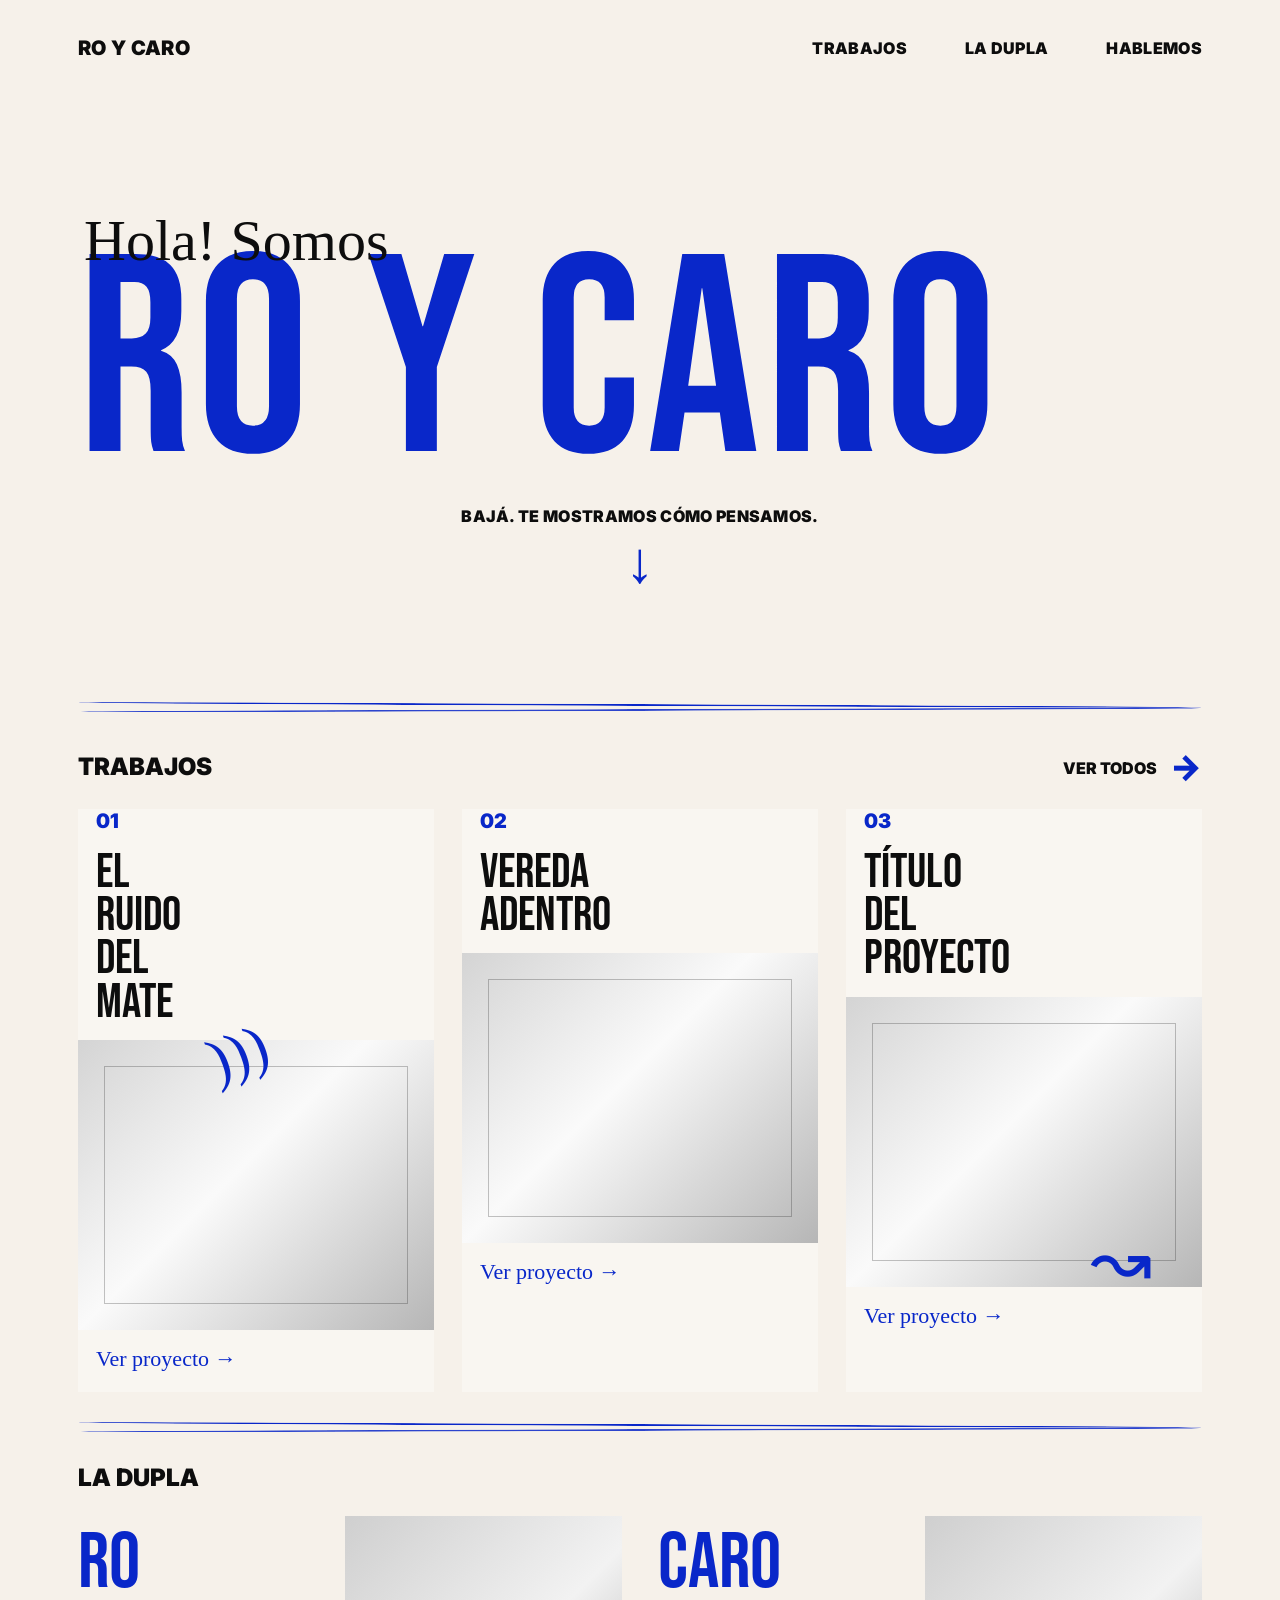
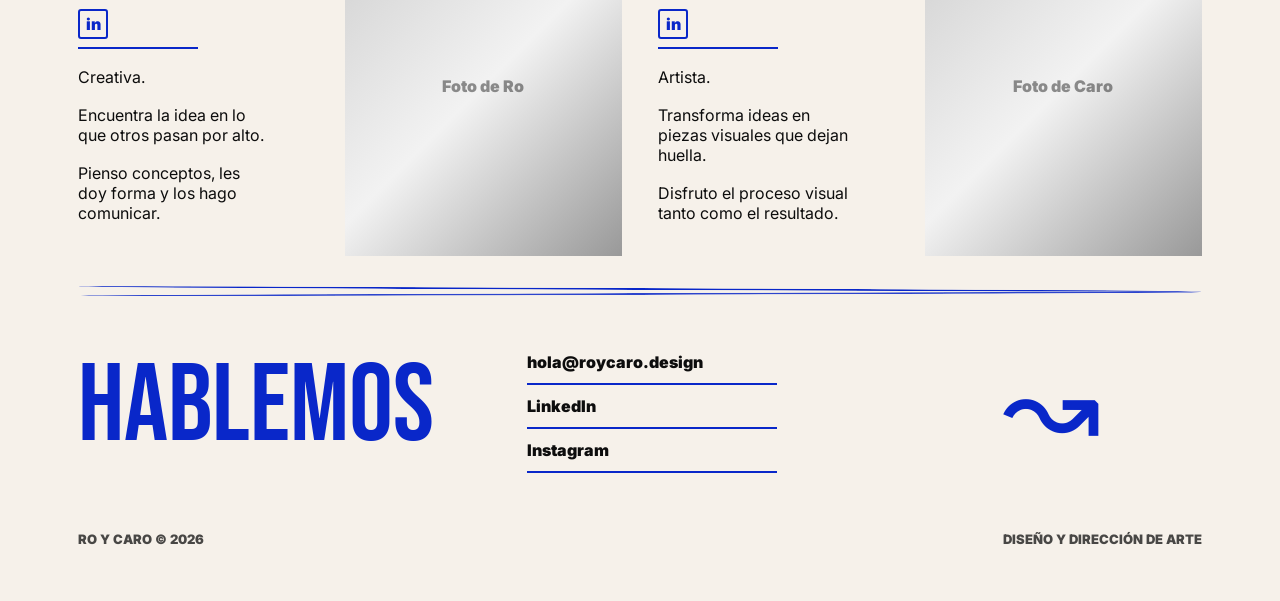
<file: ro-y-caro-site-v2/index.html>
<!DOCTYPE html>
<html lang="es">
<head>
  <meta charset="UTF-8" />
  <meta name="viewport" content="width=device-width, initial-scale=1.0" />
  <title>Ro y Caro — Dupla creativa</title>
  <meta name="description" content="Ro y Caro, dupla creativa de diseño y dirección de arte.">
  <link rel="preconnect" href="https://fonts.googleapis.com">
  <link rel="preconnect" href="https://fonts.gstatic.com" crossorigin>
  <link href="https://fonts.googleapis.com/css2?family=Bebas+Neue&family=Inter:wght@500;700;900&family=Homemade+Apple&display=swap" rel="stylesheet">
  <link rel="stylesheet" href="css/style.css">
</head>
<body>
  <main class="page">
    <header class="site-header">
      <a class="brand" href="index.html">RO Y CARO</a>
      <nav>
        <a href="work.html">TRABAJOS</a>
        <a href="index.html#dupla">LA DUPLA</a>
        <a href="index.html#hablemos">HABLEMOS</a>
      </nav>
    </header>

    <section class="hero reveal">
      <div class="script">Hola! Somos</div>
      <h1>RO Y CARO</h1>
      <p class="hero-copy">BAJÁ. TE MOSTRAMOS CÓMO PENSAMOS.</p>
      <a class="down-arrow" href="#trabajos" aria-label="Bajar a trabajos">↓</a>
    </section>

    <div class="pen-line"></div>

    <section id="trabajos">
      <div class="section-head">
        <h2>Trabajos</h2>
        <a class="see-all" href="work.html">Ver todos <span>→</span></a>
      </div>

      <div class="work-grid" id="featured-grid" aria-live="polite"></div>
    </section>

    <div class="pen-line"></div>

    <section id="dupla">
      <h2 class="section-title">La dupla</h2>
      <div class="dupla">
        <div class="bio reveal">
          <h3>RO</h3>
          <a class="linkedin" href="#" target="_blank" rel="noopener">in</a>
          <div class="mini-line"></div>
          <p>Creativa.</p>
          <p>Encuentra la idea en lo que otros pasan por alto.</p>
          <p>Pienso conceptos, les doy forma y los hago comunicar.</p>
        </div>

        <div class="portrait reveal reveal-delay-1">
          <!-- Reemplazá por: <img src="assets/dupla/ro.jpg" alt="Foto de Ro"> -->
          <div class="portrait-placeholder">Foto de Ro</div>
        </div>

        <div class="bio reveal reveal-delay-2">
          <h3>CARO</h3>
          <a class="linkedin" href="#" target="_blank" rel="noopener">in</a>
          <div class="mini-line"></div>
          <p>Artista.</p>
          <p>Transforma ideas en piezas visuales que dejan huella.</p>
          <p>Disfruto el proceso visual tanto como el resultado.</p>
        </div>

        <div class="portrait reveal reveal-delay-3">
          <!-- Reemplazá por: <img src="assets/dupla/caro.jpg" alt="Foto de Caro"> -->
          <div class="portrait-placeholder">Foto de Caro</div>
        </div>
      </div>
    </section>

    <div class="pen-line"></div>

    <section id="hablemos" class="contact">
      <h2 class="contact-title reveal">Hablemos</h2>
      <div class="contact-links reveal reveal-delay-1">
        <a href="mailto:hola@roycaro.design">hola@roycaro.design</a>
        <a href="#" target="_blank" rel="noopener">LinkedIn</a>
        <a href="#" target="_blank" rel="noopener">Instagram</a>
      </div>
      <div class="doodle reveal reveal-delay-2">↝</div>
    </section>

    <footer>
      <span>Ro y Caro © 2026</span>
      <span>Diseño y dirección de arte</span>
    </footer>
  </main>

  <script src="js/projects.js"></script>
  <script src="js/main.js"></script>

  <script src="https://identity.netlify.com/v1/netlify-identity-widget.js"></script>

<script>
  if (window.netlifyIdentity) {
    window.netlifyIdentity.on("init", user => {
      if (!user) {
        window.netlifyIdentity.on("login", () => {
          document.location.href = "/admin/";
        });
      }
    });
  }
</script>
  
</body>
</html>
</file>
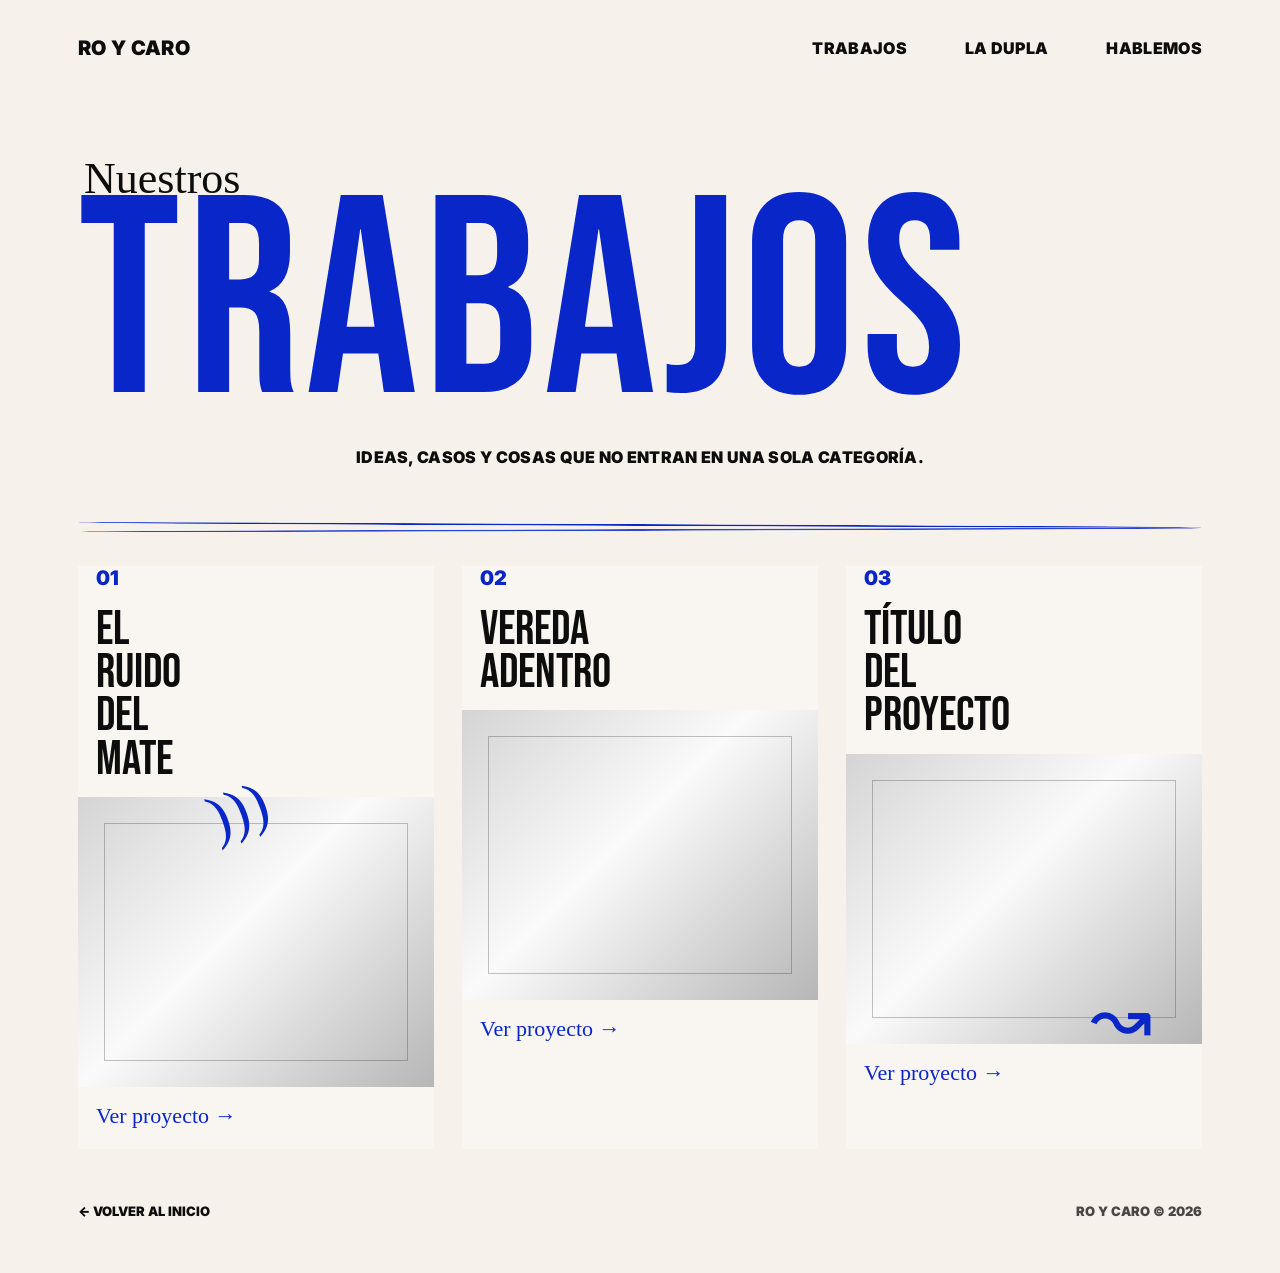
<file: ro-y-caro-site-v2/work.html>
<!DOCTYPE html>
<html lang="es">
<head>
  <meta charset="UTF-8" />
  <meta name="viewport" content="width=device-width, initial-scale=1.0" />
  <title>Trabajos — Ro y Caro</title>
  <meta name="description" content="Todos los trabajos de Ro y Caro.">
  <link rel="preconnect" href="https://fonts.googleapis.com">
  <link rel="preconnect" href="https://fonts.gstatic.com" crossorigin>
  <link href="https://fonts.googleapis.com/css2?family=Bebas+Neue&family=Inter:wght@500;700;900&family=Homemade+Apple&display=swap" rel="stylesheet">
  <link rel="stylesheet" href="css/style.css">
</head>
<body>
  <main class="page">
    <header class="site-header">
      <a class="brand" href="index.html">RO Y CARO</a>
      <nav>
        <a href="work.html">TRABAJOS</a>
        <a href="index.html#dupla">LA DUPLA</a>
        <a href="index.html#hablemos">HABLEMOS</a>
      </nav>
    </header>

    <section class="work-hero reveal">
      <div class="script small-script">Nuestros</div>
      <h1>TRABAJOS</h1>
      <p class="hero-copy">IDEAS, CASOS Y COSAS QUE NO ENTRAN EN UNA SOLA CATEGORÍA.</p>
    </section>

    <div class="pen-line"></div>

    <section>
      <div class="work-grid all-work-grid" id="all-work-grid"></div>
    </section>

    <footer>
      <a class="back-link" href="index.html">← Volver al inicio</a>
      <span>Ro y Caro © 2026</span>
    </footer>
  </main>

  <script src="js/projects.js"></script>
  <script src="js/main.js"></script>
</body>
</html>
</file>
<file: ro-y-caro-site-v2/css/style.css>
:root{
  --blue:#0927c9;
  --ink:#0d0d0d;
  --paper:#f6f1ea;
  --soft:#e8e0d8;
  --white:rgba(255,255,255,.34);
}

*{box-sizing:border-box}
html{scroll-behavior:smooth}
body{
  margin:0;
  background:var(--paper);
  color:var(--ink);
  font-family:'Inter', Arial, sans-serif;
}
a{color:inherit}
img,video,iframe{max-width:100%;display:block}

.page{
  width:min(1180px, 100%);
  margin:auto;
  padding:36px 28px 54px;
}

.site-header{
  display:flex;
  justify-content:space-between;
  align-items:center;
  gap:24px;
  font-weight:900;
  letter-spacing:.02em;
  margin-bottom:72px;
}
.brand{font-size:20px;text-decoration:none;color:var(--ink)}
nav{display:flex;gap:58px;font-size:16px}
nav a{color:var(--ink);text-decoration:none}
nav a:hover{color:var(--blue)}

.hero,.work-hero{
  min-height:540px;
  display:flex;
  flex-direction:column;
  justify-content:center;
  text-align:left;
  position:relative;
}
.work-hero{min-height:360px}
.script{
  font-family:'Homemade Apple', cursive;
  font-size:58px;
  line-height:1;
  margin-left:6px;
  margin-bottom:-18px;
  position:relative;
  z-index:2;
}
.small-script{font-size:44px;margin-bottom:-8px}
h1{
  font-family:'Bebas Neue', Impact, sans-serif;
  font-size:clamp(110px, 22vw, 300px);
  line-height:.82;
  letter-spacing:.02em;
  color:var(--blue);
  margin:0;
  font-weight:400;
  white-space:nowrap;
}
.hero-copy{
  text-align:center;
  font-size:16px;
  font-weight:900;
  margin:24px 0 0;
  letter-spacing:.02em;
}
.down-arrow{
  text-align:center;
  color:var(--blue);
  font-size:58px;
  line-height:1;
  margin-top:8px;
  font-family:Georgia, serif;
  text-decoration:none;
}

.pen-line{
  height:18px;
  margin:26px 0 30px;
  position:relative;
}
.pen-line::before,.pen-line::after{
  content:"";
  position:absolute;
  left:0;right:0;
  border-top:2px solid var(--blue);
  border-radius:50%;
  transform:rotate(.25deg);
}
.pen-line::before{top:6px}
.pen-line::after{top:11px;opacity:.85;transform:rotate(-.18deg)}

.section-head{
  display:flex;
  justify-content:space-between;
  align-items:center;
  gap:20px;
  margin:0 0 22px;
}
h2,.section-title{
  font-size:24px;
  line-height:1;
  margin:0;
  font-weight:900;
  text-transform:uppercase;
}
.section-title{margin-bottom:26px}
.see-all{
  color:var(--ink);
  text-decoration:none;
  font-weight:900;
  text-transform:uppercase;
}
.see-all span{color:var(--blue);font-size:34px;vertical-align:-5px;margin-left:10px}

.work-grid{
  display:grid;
  grid-template-columns:repeat(3,1fr);
  gap:28px;
}
.all-work-grid{grid-template-columns:repeat(3,1fr)}
.card{
  min-height:450px;
  background:var(--white);
  padding:0 0 20px;
  position:relative;
  overflow:hidden;
  text-decoration:none;
  color:var(--ink);
  transition:transform .28s ease, background .28s ease;
}
.card:hover{transform:translateY(-6px);background:rgba(255,255,255,.54)}
.num{color:var(--blue);font-weight:900;font-size:20px;margin:0 0 18px 18px;padding-top:0}
.card-title{
  font-family:'Bebas Neue', Impact, sans-serif;
  font-size:48px;
  line-height:.9;
  margin:0 0 16px 18px;
  max-width:230px;
  font-weight:400;
}
.thumb{
  height:290px;
  background:#ddd;
  margin-top:8px;
  filter:grayscale(1);
  display:flex;
  align-items:center;
  justify-content:center;
  overflow:hidden;
}
.thumb img,.thumb video{width:100%;height:100%;object-fit:cover}
.fake-img,.media-placeholder{
  width:100%;height:100%;
  background:linear-gradient(135deg,#d4d4d4,#fafafa 45%,#b6b6b6);
  position:relative;
}
.fake-img::after,.media-placeholder::after{
  content:"";
  position:absolute;
  inset:26px;
  border:1px solid #111;
  opacity:.25;
}
.project-link{
  display:inline-block;
  font-family:'Homemade Apple', cursive;
  color:var(--blue);
  font-size:22px;
  text-decoration:none;
  margin:16px 0 0 18px;
}
.card:hover .project-link{text-decoration:underline;text-decoration-thickness:1px}
.scribble{
  position:absolute;
  color:var(--blue);
  pointer-events:none;
  font-family:'Homemade Apple', cursive;
}
.rays{font-size:60px;left:130px;top:210px;transform:rotate(-20deg)}
.curve{font-size:74px;right:50px;bottom:88px}

.dupla{
  display:grid;
  grid-template-columns:1fr 1.2fr 1fr 1.2fr;
  gap:36px;
  align-items:center;
}
.bio h3{
  font-family:'Bebas Neue', Impact, sans-serif;
  color:var(--blue);
  font-size:78px;
  line-height:.85;
  margin:0 0 12px;
  font-weight:400;
}
.linkedin{
  display:inline-flex;
  color:var(--blue);
  border:2px solid var(--blue);
  font-weight:900;
  text-decoration:none;
  width:30px;height:30px;
  align-items:center;justify-content:center;
  border-radius:3px;
  margin-bottom:8px;
}
.mini-line{width:120px;border-top:2px solid var(--blue);margin-bottom:18px}
.bio p{font-size:16px;line-height:1.25;margin:0 0 18px;max-width:190px}
.portrait{
  height:340px;
  background:linear-gradient(135deg,#cfcfcf,#f2f2f2,#999);
  filter:grayscale(1);
  overflow:hidden;
  display:flex;
  align-items:center;
  justify-content:center;
  font-weight:900;
  color:rgba(13,13,13,.45);
}
.portrait img{width:100%;height:100%;object-fit:cover}

.contact{
  display:grid;
  grid-template-columns:1.1fr .9fr .8fr;
  align-items:center;
  gap:36px;
  padding-top:8px;
}
.contact-title{
  font-family:'Bebas Neue', Impact, sans-serif;
  color:var(--blue);
  font-size:110px;
  line-height:.9;
  margin:0;
  font-weight:400;
}
.contact-links a{
  display:block;
  color:var(--ink);
  text-decoration:none;
  font-weight:900;
  border-bottom:2px solid var(--blue);
  padding:11px 0;
  max-width:250px;
}
.doodle{
  color:var(--blue);
  font-size:118px;
  text-align:center;
  font-family:'Homemade Apple', cursive;
  transform:rotate(-8deg);
}

/* Página proyecto tipo Behance */
.project-hero{display:grid;grid-template-columns:1.2fr .8fr;gap:42px;align-items:end;margin-bottom:28px}
.project-kicker{font-weight:900;text-transform:uppercase;color:var(--blue);letter-spacing:.05em;margin:0 0 12px}
.project-title{
  font-family:'Bebas Neue', Impact, sans-serif;
  color:var(--blue);
  font-size:clamp(78px, 14vw, 180px);
  line-height:.86;
  margin:0;
  font-weight:400;
}
.project-meta{font-weight:900;text-transform:uppercase;line-height:1.6;border-left:2px solid var(--blue);padding-left:18px}
.project-main-media{margin:28px 0 38px;filter:grayscale(1);background:#ddd;min-height:360px;display:flex;align-items:center;justify-content:center;overflow:hidden}
.project-main-media img,.project-main-media video,.project-main-media iframe{width:100%;height:min(68vh,720px);object-fit:cover;border:0}
.project-text{display:grid;grid-template-columns:.8fr 1.2fr;gap:42px;margin:44px 0}
.project-text h2{font-size:18px;color:var(--blue)}
.project-text p{font-size:20px;line-height:1.35;margin:0 0 18px;font-weight:700}
.project-gallery{display:grid;gap:24px;margin:44px 0}
.gallery-item{background:var(--white);min-height:420px;filter:grayscale(1);display:flex;align-items:center;justify-content:center;overflow:hidden}
.gallery-item img,.gallery-item video{width:100%;height:100%;object-fit:cover}
.project-nav{display:flex;justify-content:space-between;gap:20px;margin-top:28px;border-top:2px solid var(--blue);padding-top:18px}
.back-link,.next-link{font-weight:900;text-transform:uppercase;text-decoration:none;color:var(--ink)}
.back-link:hover,.next-link:hover{color:var(--blue)}

footer{display:flex;justify-content:space-between;gap:20px;margin-top:54px;font-size:13px;font-weight:900;text-transform:uppercase;color:rgba(13,13,13,.75)}

.reveal{opacity:0;transform:translateY(14px);transition:opacity .55s ease, transform .55s ease}
.reveal.is-visible{opacity:1;transform:translateY(0)}
.reveal-delay-1{transition-delay:.08s}.reveal-delay-2{transition-delay:.16s}.reveal-delay-3{transition-delay:.24s}

@media (max-width:900px){
  .page{padding:26px 18px 42px}
  .site-header{margin-bottom:44px;align-items:flex-start}
  nav{gap:18px;font-size:13px;flex-wrap:wrap;justify-content:flex-end}
  .hero{min-height:430px}
  .work-hero{min-height:260px}
  .script{font-size:36px;margin-bottom:-6px}
  h1{font-size:clamp(78px, 24vw, 160px);white-space:normal}
  .work-grid,.all-work-grid,.dupla,.contact,.project-hero,.project-text{grid-template-columns:1fr}
  .card{min-height:auto}
  .dupla{gap:18px}
  .portrait{height:380px}
  .contact-title{font-size:82px}
  .doodle{display:none}
  .project-title{font-size:88px}
  .project-main-media{min-height:260px}
  .project-main-media img,.project-main-media video,.project-main-media iframe{height:360px}
  .project-text p{font-size:18px}
  .gallery-item{min-height:280px}
  footer{flex-direction:column}
}
</file>
